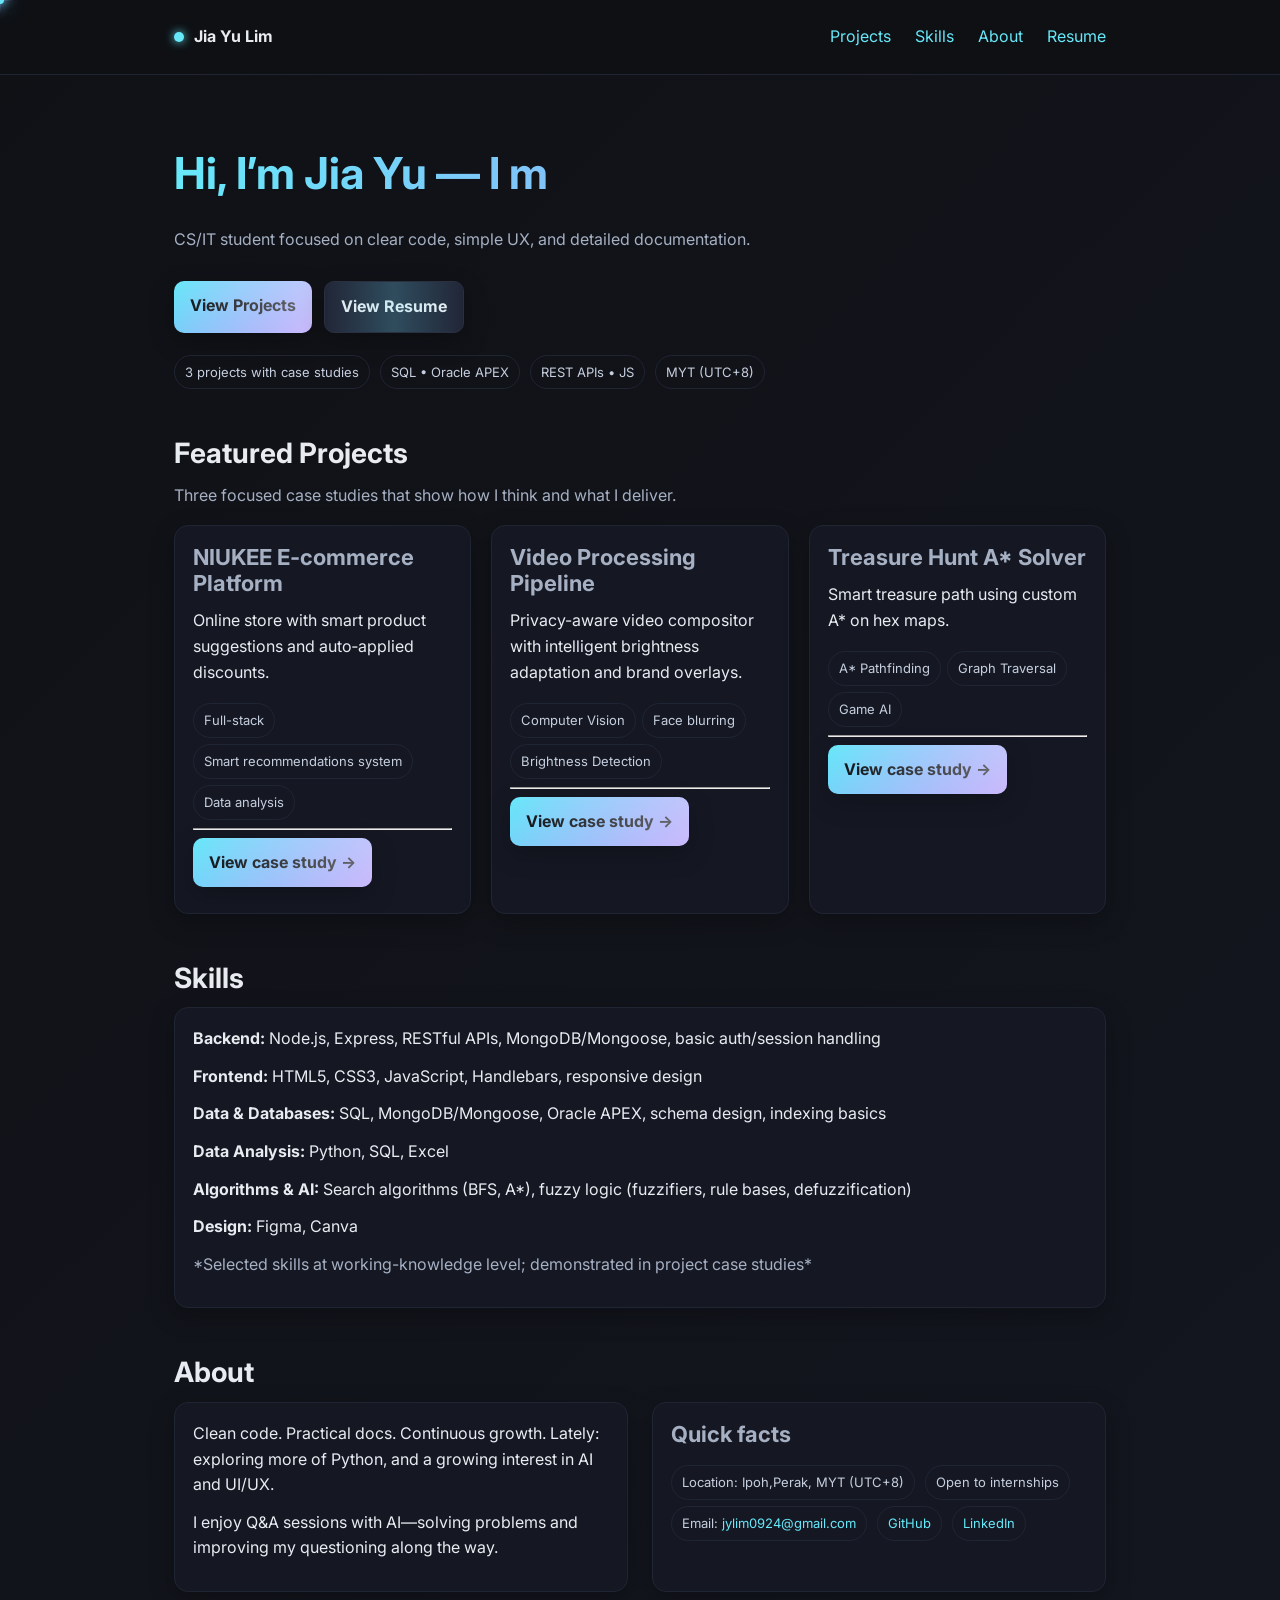
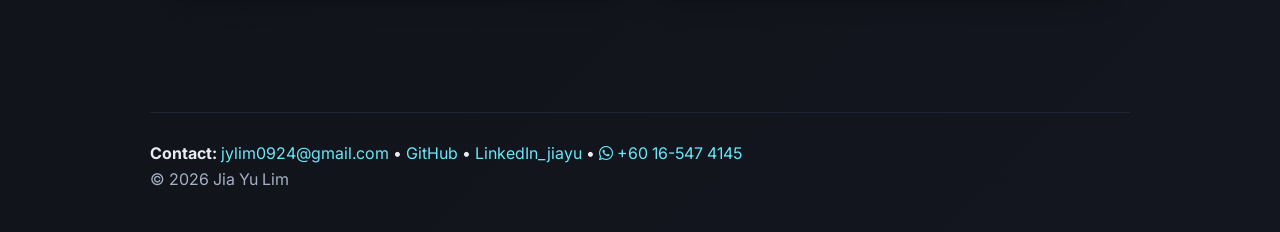
<file: index.html>
<!DOCTYPE html>
<html lang="en">
<head>
  <meta charset="utf-8"/>
  <meta name="viewport" content="width=device-width, initial-scale=1"/>
  <title>Jia Yu Lim — Portfolio</title>
  <meta name="description" content="CS/IT student portfolio: web, data, and algorithms projects with clean case studies."/>
  <link rel="preconnect" href="https://fonts.googleapis.com">
  <link href="https://fonts.googleapis.com/css2?family=Inter:wght@400;600;700&display=swap" rel="stylesheet">
  <link rel="stylesheet" href="https://cdnjs.cloudflare.com/ajax/libs/font-awesome/6.5.1/css/all.min.css">
  <link rel="stylesheet" href="portfolio.css"/>
  <link rel="stylesheet" href="portfolio.js"/>
  <link rel="icon" href="data:,">
</head>
<body>
  <header class="header">
    <div class="container nav">
      <div class="brand">
        <span class="dot"></span>
        <strong>Jia Yu Lim</strong>
      </div>
      <nav class="nav-right">
        <a href="#projects">Projects</a>
        <a href="#skills">Skills</a>
        <a href="#about">About</a>
        <a href="resume.html">Resume</a>
      </nav>
    </div>
  </header>

  <main class="container">
    <section class="hero section">
      <h1>Hi, I’m Jia Yu — I make web apps that run smoothly and explain data clearly.</h1>
      <p class="muted">CS/IT student focused on clear code, simple UX, and detailed documentation.</p>
      <div class="hero-buttons">
        <a class="btn" href="#projects" data-scroll-projects>View Projects</a>
        <a class="btn secondary" href="resume.html">View Resume</a>
      </div>
      <div class="highlights">
        <span class="tag">3 projects with case studies</span>
        <span class="tag">SQL • Oracle APEX</span>
        <span class="tag">REST APIs • JS</span>
        <span class="tag">MYT (UTC+8)</span>
      </div>
    </section>

    <section id="projects" class="section">
      <h2>Featured Projects</h2>
      <p class="muted">Three focused case studies that show how I think and what I deliver.</p>
      <div class="grid grid-3" style="margin-top:16px">
        <!-- Project card 1 -->
        <article class="card">
          <h3>NIUKEE E‑commerce Platform</h3>
          <p>Online store with smart product suggestions and auto‑applied discounts.</p>
          <div class="project-meta">
            <span class="tag">Full-stack</span><span class="tag">Smart recommendations system</span><span class="tag">Data analysis</span>
          </div>
          <hr/>
          <a class="btn" href="cases1.html">View case study →</a>
        </article>
        <!-- Project card 2 -->
        <article class="card">
          <h3>Video Processing Pipeline</h3>
          <p>Privacy-aware video compositor with intelligent brightness adaptation and brand overlays.</p>
          <div class="project-meta">
            <span class="tag">Computer Vision</span><span class="tag">Face blurring</span><span class="tag">Brightness Detection</span>
          </div>
          <hr/>
          <a class="btn" href="cases2.html">View case study →</a>
        </article>
        <!-- Project card 3 -->
        <article class="card">
          <h3>Treasure Hunt A* Solver</h3>
          <p>Smart treasure path using custom A* on hex maps.</p>
          <div class="project-meta">
            <span class="tag">A* Pathfinding</span><span class="tag">Graph Traversal</span><span class="tag">Game AI</span>
          </div>
          <hr/>
          <a class="btn" href="cases3.html">View case study →</a>
        </article>
      </div>
    </section>

    <section id="skills" class="section">
      <h2>Skills</h2>
      <div class="card">
        <p><strong>Backend:</strong> Node.js, Express, RESTful APIs, MongoDB/Mongoose, basic auth/session handling</p>
        <p><strong>Frontend:</strong> HTML5, CSS3, JavaScript, Handlebars, responsive design</p>
        <p><strong>Data & Databases:</strong> SQL, MongoDB/Mongoose, Oracle APEX, schema design, indexing basics</p>
        <p><strong>Data Analysis:</strong> Python, SQL, Excel</p>
        <p><strong>Algorithms & AI:</strong> Search algorithms (BFS, A*), fuzzy logic (fuzzifiers, rule bases, defuzzification)</p>
        <p><strong>Design:</strong> Figma, Canva</p>
        <p class="muted"> *Selected skills at working-knowledge level; demonstrated in project case studies*</p>
      </div>
    </section>

    <section id="about" class="section">
      <h2>About</h2>
      <div class="two-col">
        <div class="card">
          <p>Clean code. Practical docs. Continuous growth. Lately: exploring more of Python, and a growing interest in AI and UI/UX.</p>
          <p>I enjoy Q&A sessions with AI—solving problems and improving my questioning along the way.</p>
        </div>
        <div class="card">
          <h3>Quick facts</h3>
          <div class="skills-list">
            <span class="tag">Location: Ipoh,Perak, MYT (UTC+8)</span>
            <span class="tag">Open to internships</span>
            <span class="tag">Email: <a href="mailto:jylim0924@gmail.com">jylim0924@gmail.com</a></span>
            <span class="tag"><a href="https://github.com/bing9821" target="_blank" rel="noopener">GitHub</a></span>
            <span class="tag"><a href="https://www.linkedin.com/in/jia-yu-475264307?utm_source=share_via&utm_content=profile&utm_medium=member_android" target="_blank" rel="noopener">LinkedIn</a></span>
          </div>
        </div>
      </div>
    </section>
  </main>

  <footer class="container footer">
    <div>
      <strong>Contact:</strong> <a href="mailto:jylim0924@gmail.com">jylim0924@gmail.com</a> • 
      <a href="https://github.com/bing9821" target="_blank" rel="noopener">GitHub</a> • 
      <a href="https://www.linkedin.com/in/jia-yu-475264307?utm_source=share_via&utm_content=profile&utm_medium=member_android" target="_blank" rel="noopener">LinkedIn_jiayu</a> • 
      <a href="https://wa.me/60165474145" target="_blank" aria-label="WhatsApp"><i class="fa-brands fa-whatsapp"></i> +60 16-547 4145</a>
    </div>
    <p class="muted">© <span id="y"></span> Jia Yu Lim</p>
  </footer>

  <script src="portfolio.js"></script>
  <script>document.getElementById('y').textContent=new Date().getFullYear()</script>
</body>
</html>
</file>
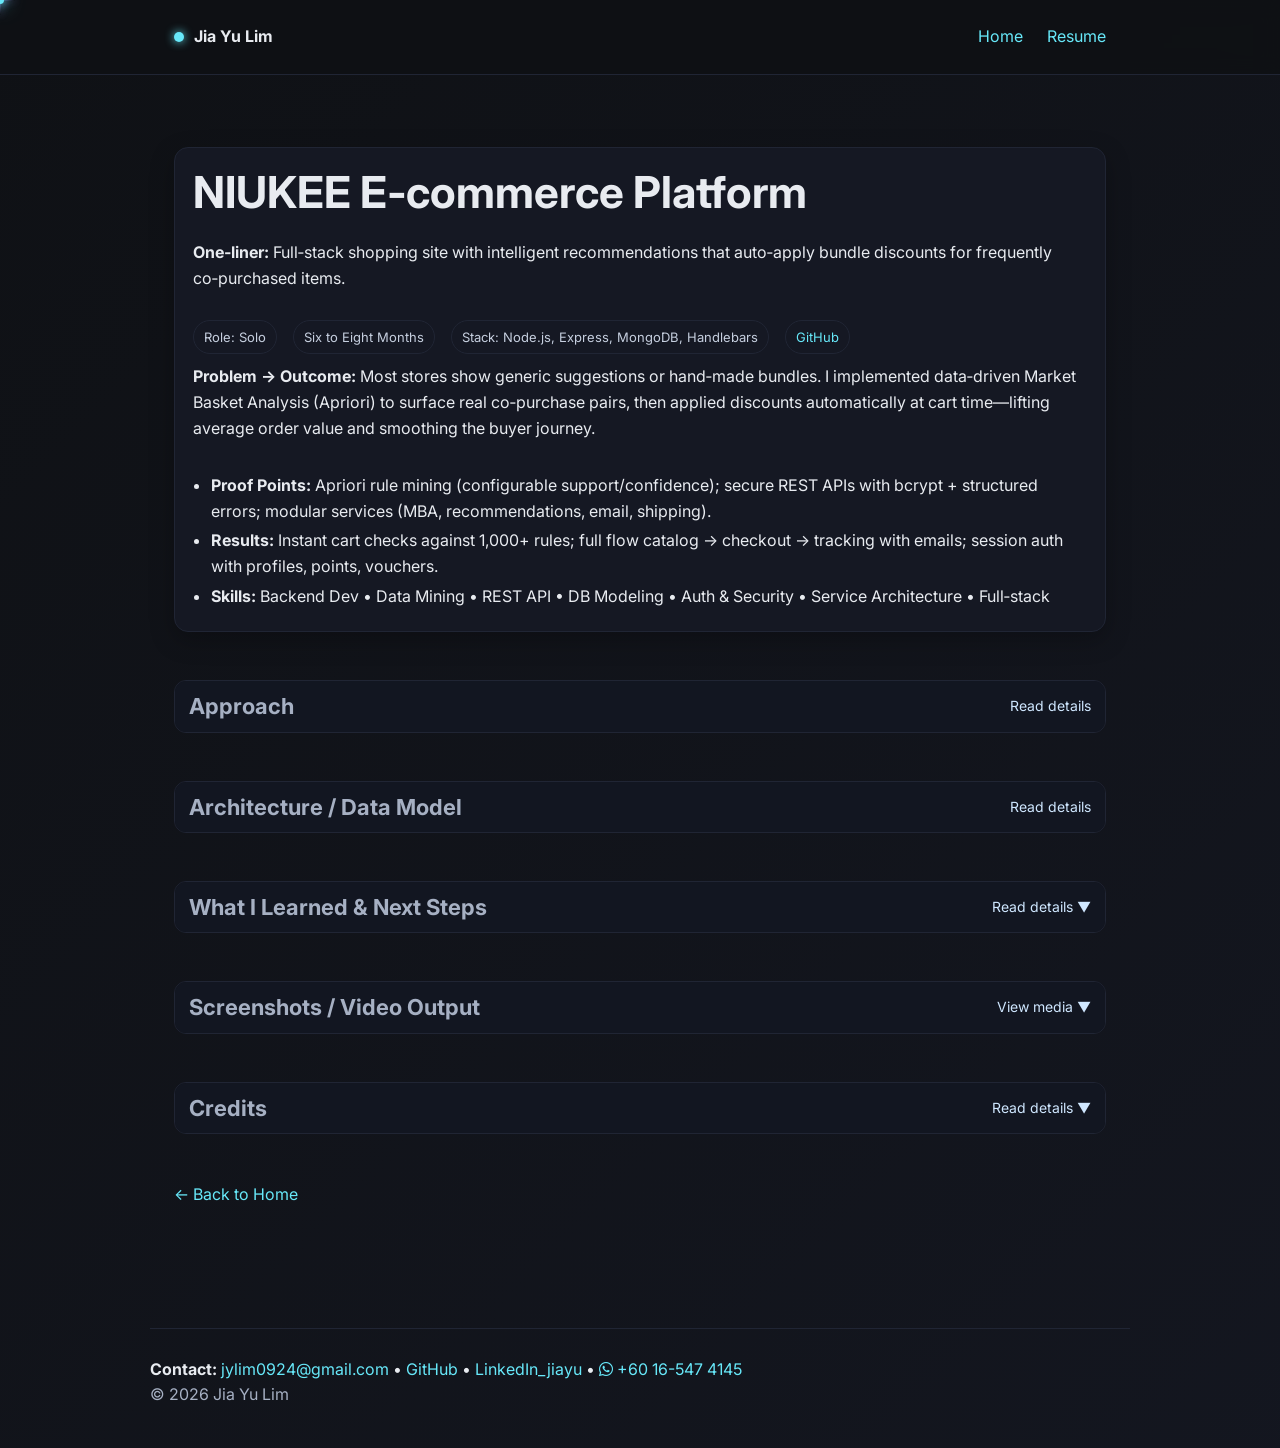
<file: cases1.html>
<!DOCTYPE html>
<html lang="en">
<head>
  <meta charset="utf-8"/>
  <meta name="viewport" content="width=device-width, initial-scale=1"/>
  <title>NIUKEE E‑commerce Platform — Case Study</title>
  <meta name="description" content="Speed Read + details: Apriori‑driven recommendations with auto bundle discounts."/>
  <link href="https://fonts.googleapis.com/css2?family=Inter:wght@400;600;700&display=swap" rel="stylesheet">
  <link rel="stylesheet" href="https://cdnjs.cloudflare.com/ajax/libs/font-awesome/6.5.1/css/all.min.css">
  <link rel="stylesheet" href="portfolio.css"/>

</head>
<body>
<header class="header">
  <div class="container nav">
    <div class="brand"><span class="dot"></span><strong>Jia Yu Lim</strong></div>
    <nav class="nav-right">
      <a href="index.html">Home</a>
      <a href="resume.html" target="_blank" rel="noopener">Resume</a>
    </nav>
  </div>
</header>

<main class="container">
  <section class="section card">
    <div class="speed-read">
      <h1>NIUKEE E‑commerce Platform</h1>
      <p><strong>One‑liner:</strong> Full‑stack shopping site with intelligent recommendations that auto‑apply bundle discounts for frequently co‑purchased items.</p>

      <div class="row chips">
        <span class="tag">Role: Solo</span>
        <span class="tag">Six to Eight Months</span>
        <span class="tag">Stack: Node.js, Express, MongoDB, Handlebars</span>
        <span class="tag"><a href="https://github.com/bing9821/e-commerce-website.git" target="_blank" rel="noopener">GitHub</a></span>
      </div>

      <p><strong>Problem → Outcome:</strong> Most stores show generic suggestions or hand‑made bundles. I implemented data‑driven Market Basket Analysis (Apriori) to surface real co‑purchase pairs, then applied discounts automatically at cart time—lifting average order value and smoothing the buyer journey.</p>

      <ul class="bullets">
        <li><strong>Proof Points:</strong> Apriori rule mining (configurable support/confidence); secure REST APIs with bcrypt + structured errors; modular services (MBA, recommendations, email, shipping).</li>
        <li><strong>Results:</strong> Instant cart checks against 1,000+ rules; full flow catalog → checkout → tracking with emails; session auth with profiles, points, vouchers.</li>
        <li><strong>Skills:</strong> Backend Dev • Data Mining • REST API • DB Modeling • Auth & Security • Service Architecture • Full‑stack</li>
      </ul>
    </div>
  </section>

  <div class="section"></div>

  <section class="details" data-collapsible>
    <div class="details-header">
      <h3>Approach</h3>
      <span class="toggle">Read details</span>
    </div>
    <div class="details-body">
      <p>Chose Apriori for explainable, auditable rules. Pre‑generated rules from historical transactions for speed. Used MongoDB for flexible product/order schemas. Separated concerns into services for maintainability and growth.</p>
    </div>
  </section>

  <section class="details section" data-collapsible>
    <div class="details-header">
      <h3>Architecture / Data Model</h3>
      <span class="toggle">Read details</span>
    </div>
    <div class="details-body">
      <ul>
        <li>SSR: Handlebars templates with session data</li>
        <li>Express routes → controllers → services (MBA/reco/email/shipping) → Mongoose models</li>
        <li>Collections: User, Product, Cart, Order, Voucher, RedeemedVoucher (indexed)</li>
        <li>Auth: express‑session + bcrypt; guarded routes</li>
        <li>MBA: transactions → Apriori → rules store (CSV/collection) → real‑time cart match → discount calc</li>
      </ul>
    </div>
  </section>


  <section class="details section" data-collapsible>
    <div class="details-header">
      <h3>What I Learned & Next Steps</h3>
      <span class="toggle">Read details ▼</span>
    </div>
    <div class="details-body">
      <ul>
        <li>Balanced algorithmic complexity with response times via pre‑generation.</li>
        <li>Improved documentation and architecture diagrams for maintainers.</li>
        <li>Next: A/B testing to measure AOV impact; add collaborative filtering for personalization.</li>
      </ul>
    </div>
  </section>

  <section class="details section" data-collapsible>
    <div class="details-header">
      <h3>Screenshots / Video Output</h3>
      <span class="toggle">View media ▼</span>
    </div>
    <div class="details-body">
      <!-- Example: <img src="assets/images/screenshot1.png" alt="Project screenshot"> -->
       <div style="position:relative;padding-bottom:56.25%;height:0;overflow:hidden;border-radius:8px;">
         <iframe style="position:absolute;top:0;left:0;width:100%;height:100%;border-radius:8px;" src="https://www.youtube.com/embed/j0q9KVMrFK0" frameborder="0" allow="accelerometer; autoplay; clipboard-write; encrypted-media; gyroscope; picture-in-picture" allowfullscreen></iframe>
       </div>
    </div>
  </section>

  <section class="details section" data-collapsible>
    <div class="details-header">
      <h3>Credits</h3>
      <span class="toggle">Read details ▼</span>
    </div>
    <div class="details-body">
      <p>Solo project — backend architecture, algorithm implementation, database design, frontend integration, documentation.</p>
    </div>
  </section>

  <p class="section"><a href="index.html">← Back to Home</a></p>
</main>

 <footer class="container footer">
    <div>
      <strong>Contact:</strong> <a href="mailto:jylim0924@gmail.com">jylim0924@gmail.com</a> • 
      <a href="https://github.com/bing9821" target="_blank" rel="noopener">GitHub</a> • 
      <a href="https://www.linkedin.com/in/jia-yu-475264307?utm_source=share_via&utm_content=profile&utm_medium=member_android" target="_blank" rel="noopener">LinkedIn_jiayu</a> • 
      <a href="https://wa.me/60165474145" target="_blank" aria-label="WhatsApp"><i class="fa-brands fa-whatsapp"></i> +60 16-547 4145</a>
    </div>
    <p class="muted">© <span id="y"></span> Jia Yu Lim</p>
  </footer>
<script src="portfolio.js"></script>
<script>document.getElementById('y').textContent=new Date().getFullYear()</script>
</body>
</html>
</file>
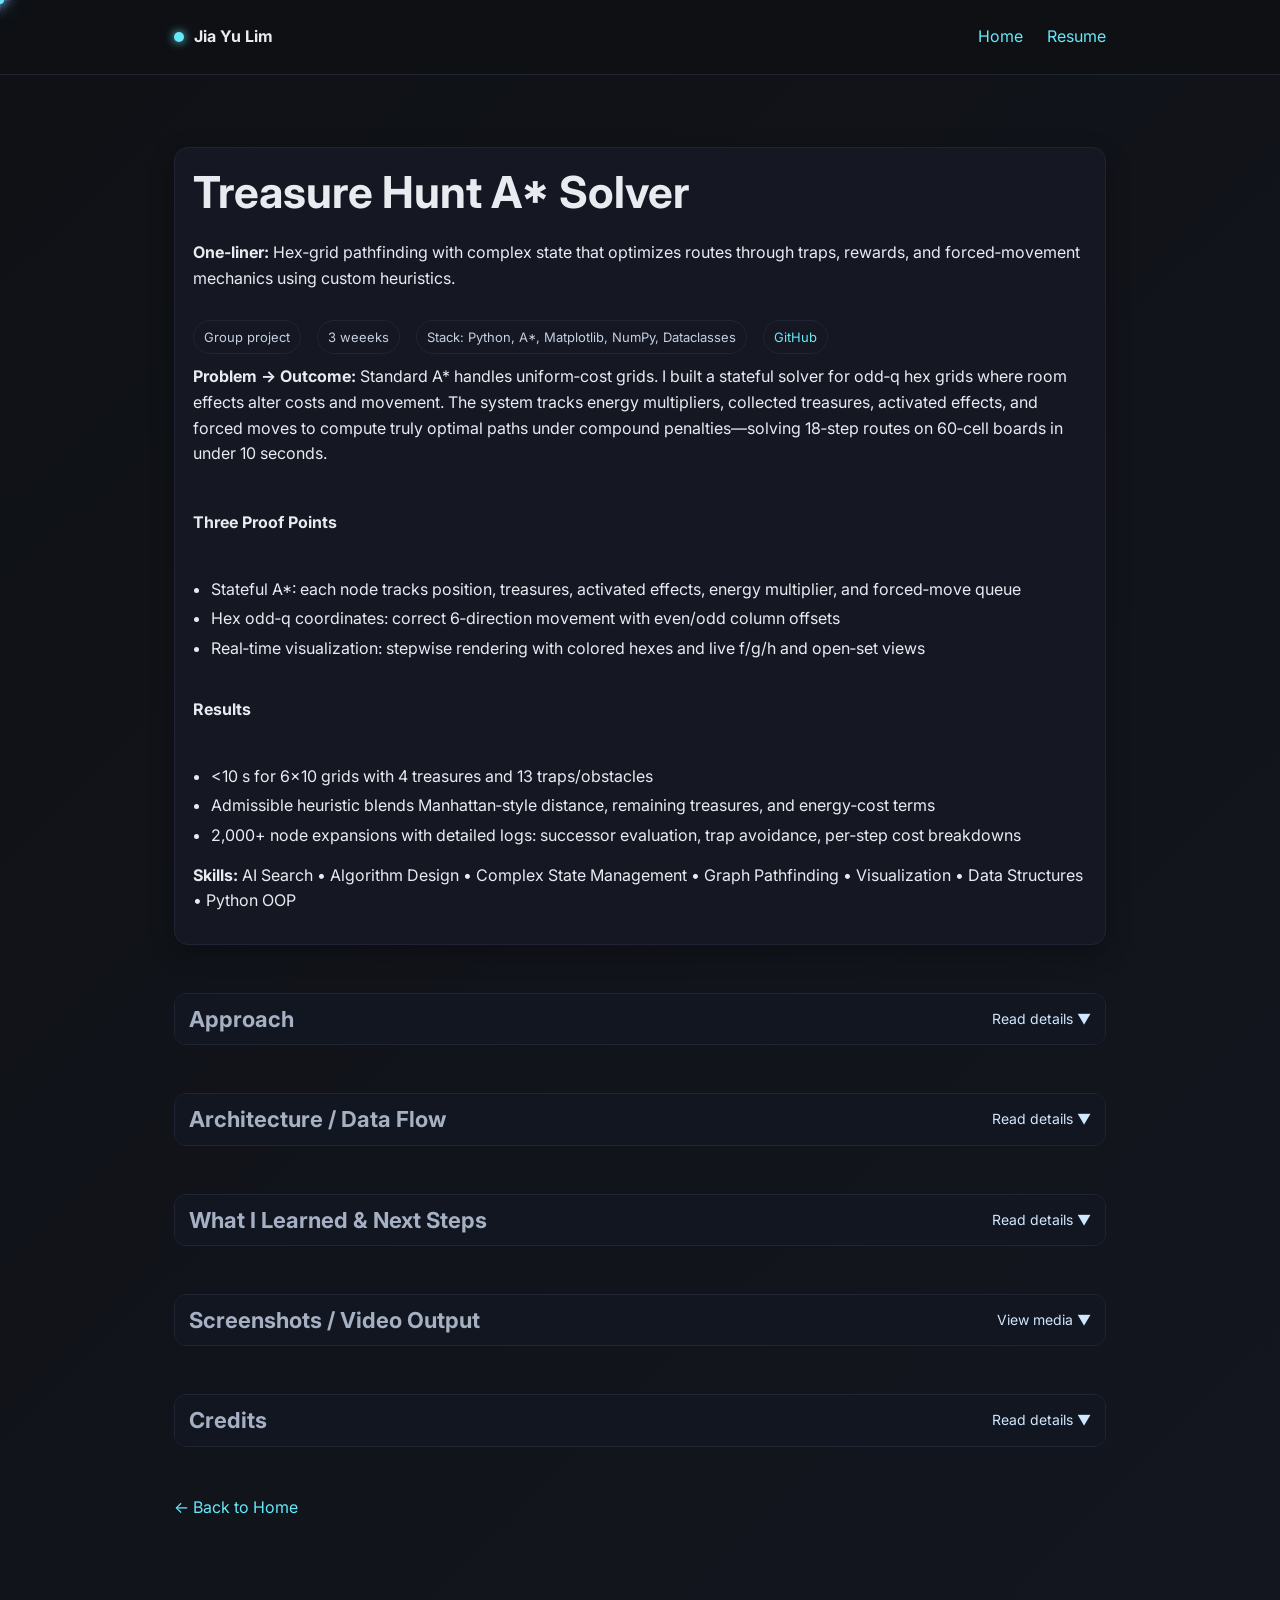
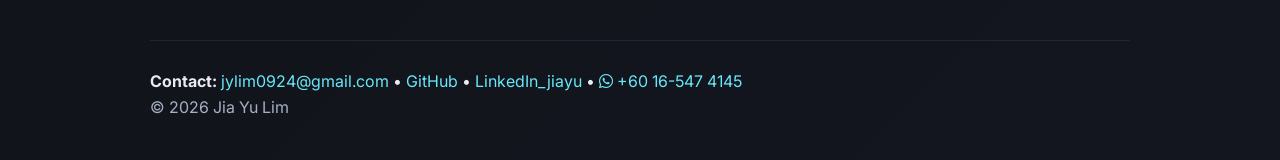
<file: cases3.html>
<!DOCTYPE html>
<html lang="en">
<head>
  <meta charset="utf-8"/>
  <meta name="viewport" content="width=device-width, initial-scale=1"/>
  <title>Treasure Hunt A* Solver — Case Study</title>
  <meta name="description" content="Hex-grid pathfinding with complex state optimization through traps, rewards, and forced-movement mechanics."/>
  <link href="https://fonts.googleapis.com/css2?family=Inter:wght@400;600;700&display=swap" rel="stylesheet">
  <link rel="stylesheet" href="https://cdnjs.cloudflare.com/ajax/libs/font-awesome/6.5.1/css/all.min.css">
  <link rel="stylesheet" href="portfolio.css"/>
</head>
<body>
<header class="header">
  <div class="container nav">
    <div class="brand"><span class="dot"></span><strong>Jia Yu Lim</strong></div>
    <nav class="nav-right">
      <a href="index.html">Home</a>
      <a href="resume.html" target="_blank" rel="noopener">Resume</a>
    </nav>
  </div>
</header>

<main class="container">
  <section class="section card">
    <div class="speed-read">
      <h1>Treasure Hunt A* Solver</h1>
      <p><strong>One‑liner:</strong> Hex‑grid pathfinding with complex state that optimizes routes through traps, rewards, and forced‑movement mechanics using custom heuristics.</p>

      <div class="row chips">
        <span class="tag">Group project</span>
        <span class="tag">3 weeeks</span>
        <span class="tag">Stack: Python, A*, Matplotlib, NumPy, Dataclasses</span>
        <span class="tag"><a href="https://github.com/bing9821/TreasureHunt.git" target="_blank" rel="noopener">GitHub</a></span>
      </div>

      <p><strong>Problem → Outcome:</strong> Standard A* handles uniform‑cost grids. I built a stateful solver for odd‑q hex grids where room effects alter costs and movement. The system tracks energy multipliers, collected treasures, activated effects, and forced moves to compute truly optimal paths under compound penalties—solving 18‑step routes on 60‑cell boards in under 10 seconds.</p>

      <h4>Three Proof Points</h4>
      <ul class="bullets">
        <li>Stateful A*: each node tracks position, treasures, activated effects, energy multiplier, and forced‑move queue</li>
        <li>Hex odd‑q coordinates: correct 6‑direction movement with even/odd column offsets</li>
        <li>Real‑time visualization: stepwise rendering with colored hexes and live f/g/h and open‑set views</li>
      </ul>

      <h4>Results</h4>
      <ul class="bullets">
        <li>&lt;10 s for 6×10 grids with 4 treasures and 13 traps/obstacles</li>
        <li>Admissible heuristic blends Manhattan‑style distance, remaining treasures, and energy‑cost terms</li>
        <li>2,000+ node expansions with detailed logs: successor evaluation, trap avoidance, per‑step cost breakdowns</li>
      </ul>

      <p><strong>Skills:</strong> AI Search • Algorithm Design • Complex State Management • Graph Pathfinding • Visualization • Data Structures • Python OOP</p>
    </div>
  </section>

  <div class="section"></div>

  <section class="details" data-collapsible>
    <div class="details-header">
      <h3>Approach</h3>
      <span class="toggle">Read details ▼</span>
    </div>
    <div class="details-body">
      <p>Used A* with a custom admissible heuristic; precomputed odd‑q neighbor tables for 6‑way movement; separated GameState (immutable), Node (priority item), and PathEvaluationInfo (logs); heap‑based open set (O(log n)), closed set keyed by full state signature; matplotlib animates progression with color‑coded effects.</p>
    </div>
  </section>

  <section class="details section" data-collapsible>
    <div class="details-header">
      <h3>Architecture / Data Flow</h3>
      <span class="toggle">Read details ▼</span>
    </div>
    <div class="details-body">
      <ul>
        <li><strong>Grid:</strong> odd‑q offset; neighbors vary by column parity (N, S, NE, NW, SE, SW)</li>
        <li><strong>GameState:</strong> position; collected_treasures; available_treasures; activated_effects; energy_multiplier; forced_steps_remaining; last_direction</li>
        <li><strong>Node:</strong> wraps GameState + g, h, f (f = g + h) for heap priority</li>
        <li><strong>Effects:</strong> Traps: T1 (2× energy), T2 (2× time), T3 (forced 2 steps), T4 (clear uncollected treasures) | Rewards: R1 (½× energy), R2 (½× time) | One‑time activation tracked in activated_effects</li>
        <li><strong>A* mechanics:</strong> min‑heap open set; closed set maps state signature → best g; generate successors → apply effects → enqueue</li>
        <li><strong>Heuristic:</strong> h = hex distance to goal + treasure penalty + energy‑cost estimate (tuned to remain admissible)</li>
        <li><strong>Output/vis:</strong> matplotlib RegularPolygon hexes; yellow path, green current; dynamic titles with step count and total cost</li>
      </ul>
    </div>
  </section>


  <section class="details section" data-collapsible>
    <div class="details-header">
      <h3>What I Learned & Next Steps</h3>
      <span class="toggle">Read details ▼</span>
    </div>
    <div class="details-body">
      <ul>
        <li>Robust state hashing prevents collisions (include energy/effects/forced moves)</li>
        <li>Odd‑q vs cube coords: neighbor quirks matter for correctness</li>
        <li>Admissibility vs guidance: trap penalties in h risk overestimation—careful upper bounds are key</li>
        <li>Python heapq details: tuple priors for deterministic tie‑breaks</li>
        <li>Next: Apply T2 time multiplier to step costs (currently only T1 applied)</li>
        <li>Explore bidirectional A* for larger boards</li>
        <li>Partial‑order reduction to shrink state space (track only relevant effect activations)</li>
        <li>Benchmark against Dijkstra, BFS, greedy best‑first</li>
      </ul>
    </div>
  </section>

  <section class="details section" data-collapsible>
    <div class="details-header">
      <h3>Screenshots / Video Output</h3>
      <span class="toggle">View media ▼</span>
    </div>
    <div class="details-body">
      <p>Early pathfinding: navigating from start through rewards toward first treasure.</p>
      <!-- Example: <img src="assets/images/screenshot1.png" alt="Project screenshot"> -->
       <img src="Images_videos/Step0.png" alt="Step 0" style="width:100%; border-radius:8px; margin-bottom:12px;">
       <img src="Images_videos/Step1.png" alt="Step 1" style="width:100%; border-radius:8px; margin-bottom:12px;">
       <img src="Images_videos/Step2.png" alt="Step 2" style="width:100%; border-radius:8px; margin-bottom:12px;">
       <img src="Images_videos/Step3.png" alt="Step 3" style="width:100%; border-radius:8px; margin-bottom:12px;">
       <img src="Images_videos/Step4.png" alt="Step 4" style="width:100%; border-radius:8px;">
    </div>
  </section>

  <section class="details section" data-collapsible>
    <div class="details-header">
      <h3>Credits</h3>
      <span class="toggle">Read details ▼</span>
    </div>
    <div class="details-body">
      <p>Hex logic adapted from common odd‑q references; implementation original.</p>
    </div>
  </section>

  <p class="section"><a href="index.html">← Back to Home</a></p>
</main>

 <footer class="container footer">
    <div>
      <strong>Contact:</strong> <a href="mailto:jylim0924@gmail.com">jylim0924@gmail.com</a> • 
      <a href="https://github.com/bing9821" target="_blank" rel="noopener">GitHub</a> • 
      <a href="https://www.linkedin.com/in/jia-yu-475264307?utm_source=share_via&utm_content=profile&utm_medium=member_android" target="_blank" rel="noopener">LinkedIn_jiayu</a> • 
      <a href="https://wa.me/60165474145" target="_blank" aria-label="WhatsApp"><i class="fa-brands fa-whatsapp"></i> +60 16-547 4145</a>
    </div>
    <p class="muted">© <span id="y"></span> Jia Yu Lim</p>
  </footer>
<script src="portfolio.js"></script>
<script>document.getElementById('y').textContent=new Date().getFullYear()</script>
</body>
</html>
</file>
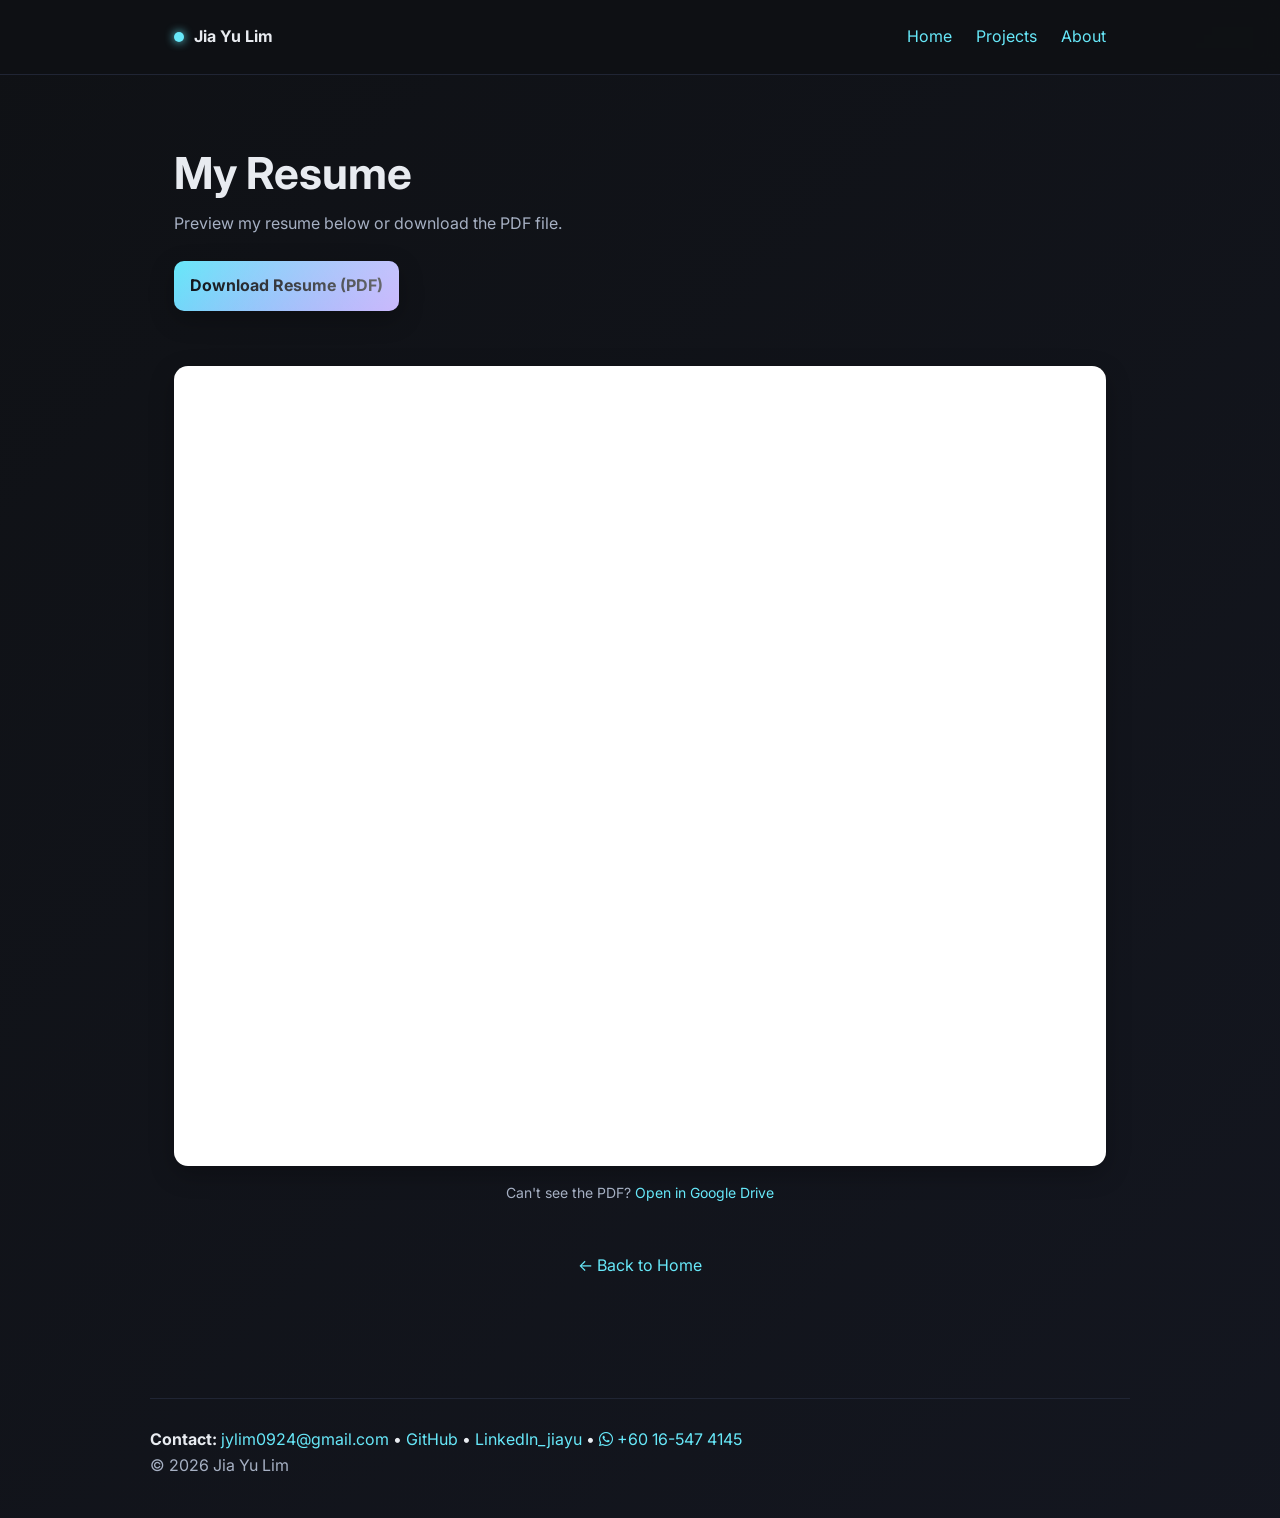
<file: resume.html>
<!DOCTYPE html>
<html lang="en">
<head>
  <meta charset="utf-8"/>
  <meta name="viewport" content="width=device-width, initial-scale=1"/>
  <title>Resume — Jia Yu Lim</title>
  <meta name="description" content="View and download my resume"/>
  <link href="https://fonts.googleapis.com/css2?family=Inter:wght@400;600;700&display=swap" rel="stylesheet">
  <link rel="stylesheet" href="https://cdnjs.cloudflare.com/ajax/libs/font-awesome/6.5.1/css/all.min.css">
  <link rel="stylesheet" href="portfolio.css"/>
</head>
<body>
<header class="header">
  <div class="container nav">
    <div class="brand"><span class="dot"></span><strong>Jia Yu Lim</strong></div>
    <nav class="nav-right">
      <a href="index.html">Home</a>
      <a href="index.html#projects">Projects</a>
      <a href="index.html#about">About</a>
    </nav>
  </div>
</header>

<main class="container">
  <section class="section">
    <h1>My Resume</h1>
    <p class="muted">Preview my resume below or download the PDF file.</p>
    
    <div style="margin: 24px 0;">
      <a href="https://drive.google.com/file/d/1AiJzQnfilW8HIoGl7-ANT9YbskPAtqXc/view?usp=sharing" target="_blank" class="btn"> Download Resume (PDF)</a>
    </div>
  </section>

  <section class="section">
    <div style="background: #fff; border-radius: 14px; overflow: hidden; box-shadow: var(--shadow);">
      <iframe 
        src="https://drive.google.com/file/d/1AiJzQnfilW8HIoGl7-ANT9YbskPAtqXc/preview" 
        width="100%" 
        height="800px" 
        style="border: none; display: block;"
        title="Resume Preview">
      </iframe>
    </div>
    <p style="text-align: center; margin-top: 16px; color: var(--muted); font-size: 14px;">
      Can't see the PDF? <a href="https://drive.google.com/file/d/1AiJzQnfilW8HIoGl7-ANT9YbskPAtqXc/view?usp=sharing" target="_blank" rel="noopener">Open in Google Drive</a>
    </p>
  </section>

  <section class="section" style="text-align: center;">
    <a href="index.html" style="font-size: 16px;">← Back to Home</a>
  </section>
</main>

 <footer class="container footer">
    <div>
      <strong>Contact:</strong> <a href="mailto:jylim0924@gmail.com">jylim0924@gmail.com</a> • 
      <a href="https://github.com/bing9821" target="_blank" rel="noopener">GitHub</a> • 
      <a href="https://www.linkedin.com/in/jia-yu-475264307?utm_source=share_via&utm_content=profile&utm_medium=member_android" target="_blank" rel="noopener">LinkedIn_jiayu</a> • 
      <a href="https://wa.me/60165474145" target="_blank" aria-label="WhatsApp"><i class="fa-brands fa-whatsapp"></i> +60 16-547 4145</a>
    </div>
    <p class="muted">© <span id="y"></span> Jia Yu Lim</p>
  </footer>

<script>document.getElementById('y').textContent=new Date().getFullYear()</script>
</body>
</html>
</file>
<file: portfolio.css>
:root{
  --bg:#0f1115;
  --panel:#151823;
  --text:#e8ebf0;
  --muted:#a6b0c3;
  --accent:#67e8f9;      /* cyan */
  --accent-2:#a78bfa;    /* violet */
  --border:#202534;
  --radius:14px;
  --shadow: 0 8px 24px rgba(0,0,0,.25);
  --maxw: 980px;
}

/* Animated Gradient Background */
@keyframes gradientShift {
  0% { background-position: 0% 50%; }
  50% { background-position: 100% 50%; }
  100% { background-position: 0% 50%; }
}

*{box-sizing:border-box}
html,body{
  margin:0;
  padding:0;
  background: linear-gradient(-45deg, #0a0c10, #0f1115, #151823, #0f1115);
  background-size: 400% 400%;
  animation: gradientShift 15s ease infinite;
  color:var(--text);
  font-family:Inter, system-ui, -apple-system, Segoe UI, Roboto, Arial, sans-serif;
  line-height:1.6;
  scroll-behavior: smooth;
}

a{color:var(--accent);text-decoration:none;transition:all 0.3s ease}
a:hover{text-decoration:underline;color:var(--accent-2)}
img{max-width:100%;height:auto;border-radius:10px;transition:transform 0.3s ease}
img:hover{transform:scale(1.02)}
h1,h2,h3{line-height:1.2;margin:0 0 12px}
h1{font-size:clamp(28px,4vw,44px)}
h2{font-size:clamp(22px,3vw,28px)}
h3{font-size:clamp(18px,2.4vw,22px);color:var(--muted)}
p{margin:0 0 12px}
.container{max-width:var(--maxw);margin:0 auto;padding:24px}
.section{margin:48px 0}
.muted{color:var(--muted)}
.tag{
  display:inline-block;
  padding:6px 10px;
  border:1px solid var(--border);
  border-radius:999px;
  color:#c6cfdf;
  font-size:13px;
  margin:6px 6px 0 0;
  white-space:nowrap;
  transition:all 0.3s ease;
}
.tag a{
  color:var(--accent);
  pointer-events:auto;
}
.tag a:hover{
  color:var(--accent-2);
  text-decoration:underline;
}
.tag:hover{
  border-color:var(--accent);
  transform:translateY(-2px);
  box-shadow:0 4px 12px rgba(103,232,249,0.2);
}

/* Animated Dot in Header */
@keyframes pulse {
  0%, 100% { transform: scale(1); opacity: 1; }
  50% { transform: scale(1.2); opacity: 0.8; }
}

.header{position:sticky;top:0;background:rgba(15,17,21,.9);backdrop-filter:blur(10px);border-bottom:1px solid var(--border);z-index:50;transition:all 0.3s ease}
.nav{display:flex;align-items:center;justify-content:space-between}
.nav-right{display:flex;gap:24px;align-items:center}
.brand{display:flex;align-items:center;gap:10px}
.brand .dot{
  width:10px;
  height:10px;
  border-radius:50%;
  background:var(--accent);
  animation:pulse 2s ease-in-out infinite;
  box-shadow:0 0 10px var(--accent);
}

.footer{padding:28px 0;border-top:1px solid var(--border);margin-top:48px}
.grid{display:grid;gap:20px}
.grid-3{grid-template-columns:repeat(3,1fr)}
.two-col{display:grid;grid-template-columns:repeat(2,1fr);gap:24px}

/* Enhanced Card Hover - Border Only */
.card{
  background:var(--panel);
  padding:18px;
  border-radius:var(--radius);
  box-shadow:var(--shadow);
  border:1px solid var(--border);
  transition:all 0.3s ease;
}
.card:hover{
  transform:translateY(-4px);
  border-color:var(--accent);
  box-shadow:0 8px 30px rgba(0,0,0,0.3),
             0 0 10px rgba(103,232,249,0.6),
             0 0 20px rgba(167,139,250,0.4);
}

/* Button Shimmer Animation */
@keyframes shimmer {
  0% { background-position: -200% 0; }
  100% { background-position: 200% 0; }
}

.btn{
  display:inline-block;
  padding:12px 16px;
  background:linear-gradient(135deg,var(--accent),var(--accent-2));
  border:none;
  border-radius:10px;
  color:#0b0e14;
  font-weight:700;
  box-shadow:var(--shadow);
  transition:all 0.3s ease;
  position:relative;
  overflow:hidden;
}
.btn::before{
  content:'';
  position:absolute;
  top:0;
  left:0;
  width:100%;
  height:100%;
  background:linear-gradient(90deg, transparent, rgba(255,255,255,0.4), transparent);
  background-size:200% 100%;
  animation:shimmer 2s infinite;
}
.btn:hover{
  transform:translateY(-3px) scale(1.05);
  box-shadow:0 8px 25px rgba(103,232,249,0.5);
}
.btn.secondary{
  background:#212637;
  color:var(--text);
  border:1px solid #2b3040;
}
.btn.secondary::before{
  background:linear-gradient(90deg, transparent, rgba(103,232,249,0.2), transparent);
}
.btn.secondary:hover{
  border-color:var(--accent);
  box-shadow:0 8px 25px rgba(103,232,249,0.3);
}

/* Hero Section with Animated Gradient Text */
@keyframes gradient-text {
  0%, 100% { background-position: 0% 50%; }
  50% { background-position: 100% 50%; }
}

.hero{display:grid;gap:16px;align-items:center}
.hero h1{
  background:linear-gradient(90deg, var(--accent), var(--accent-2), var(--accent));
  background-size:200% auto;
  -webkit-background-clip:text;
  -webkit-text-fill-color:transparent;
  background-clip:text;
  animation:gradient-text 3s ease infinite;
}
.hero-buttons{display:flex;gap:12px;flex-wrap:wrap}

/* Scroll Reveal Animations */
@keyframes fadeInUp {
  from {
    opacity: 0;
    transform: translateY(30px);
  }
  to {
    opacity: 1;
    transform: translateY(0);
  }
}

@keyframes fadeIn {
  from { opacity: 0; }
  to { opacity: 1; }
}

.fade-in-up{
  opacity:0;
  animation:fadeInUp 0.8s ease forwards;
}

.fade-in{
  opacity:0;
  animation:fadeIn 0.6s ease forwards;
}

/* Stagger animations for cards */
.card:nth-child(1){ animation-delay: 0.1s; }
.card:nth-child(2){ animation-delay: 0.2s; }
.card:nth-child(3){ animation-delay: 0.3s; }
.card:nth-child(4){ animation-delay: 0.4s; }
.card:nth-child(5){ animation-delay: 0.5s; }
.card:nth-child(6){ animation-delay: 0.6s; }

.speed-read{display:grid;gap:10px}
.speed-read .chips{display:flex;flex-wrap:wrap;gap:8px}
.speed-read .row{display:flex;flex-wrap:wrap;gap:10px;align-items:center}
.speed-read .bullets{margin:6px 0 0 0;padding-left:18px}
.speed-read .bullets li{margin:4px 0}

.divider{height:1px;background:var(--border);margin:16px 0}

.details{border:1px solid var(--border);border-radius:12px;overflow:hidden;transition:all 0.3s ease}
.details:hover{border-color:rgba(103,232,249,0.3)}
.details-header{display:flex;align-items:center;justify-content:space-between;padding:12px 14px;background:#121621;cursor:pointer;transition:all 0.3s ease}
.details-header:hover{background:#151a28}
.details-header h3{margin:0}
.details-body{padding:14px;display:none;background:#131824;animation:fadeIn 0.4s ease}
.details-body.open{display:block}
.toggle{font-size:14px;color:#cfe7ff;transition:all 0.3s ease}

/* Loading Animation */
@keyframes spin {
  0% { transform: rotate(0deg); }
  100% { transform: rotate(360deg); }
}

.loading{
  position:fixed;
  top:0;
  left:0;
  width:100%;
  height:100%;
  background:rgba(15,17,21,0.95);
  display:flex;
  justify-content:center;
  align-items:center;
  z-index:9999;
  opacity:1;
  transition:opacity 0.5s ease;
}
.loading.hidden{
  opacity:0;
  pointer-events:none;
}
.loading::after{
  content:'';
  width:50px;
  height:50px;
  border:4px solid rgba(103,232,249,0.3);
  border-top-color:var(--accent);
  border-radius:50%;
  animation:spin 1s linear infinite;
}

.figure-grid{display:grid;gap:16px}
.figure-grid.grid-3{grid-template-columns:repeat(3,1fr)}
figure{margin:0}
figure figcaption{font-size:13px;color:var(--muted);margin-top:6px}

/* Cursor Trail Effects */
.cursor-trail {
  position: fixed;
  width: 8px;
  height: 8px;
  border-radius: 50%;
  pointer-events: none;
  z-index: 9999;
  opacity: 0;
  transition: opacity 0.3s ease;
}

@keyframes cursorFade {
  0% {
    transform: scale(1);
    opacity: 0.8;
  }
  100% {
    transform: scale(0);
    opacity: 0;
  }
}

.cursor-trail.active {
  animation: cursorFade 0.6s ease-out forwards;
}

/* Custom Glowing Cursor */
body {
  cursor: none;
}

a, button, .btn, .card {
  cursor: none;
}

/* Crosshair Cursor - Center Dot */
.custom-cursor {
  position: fixed;
  width: 8px;
  height: 8px;
  border-radius: 50%;
  background: var(--accent);
  pointer-events: none;
  z-index: 10000;
  transform: translate(-50%, -50%);
  transition: all 0.2s ease;
  opacity: 1;
  box-shadow: 0 0 10px var(--accent), 0 0 20px var(--accent);
}

/* Crosshair Lines Container */
.custom-cursor-ring {
  position: fixed;
  width: 30px;
  height: 30px;
  pointer-events: none;
  z-index: 9999;
  transform: translate(-50%, -50%);
  transition: all 0.2s ease;
  opacity: 0.8;
}

/* Horizontal Crosshair Line */
.custom-cursor-ring::before {
  content: '';
  position: absolute;
  top: 50%;
  left: 0;
  width: 100%;
  height: 1px;
  background: linear-gradient(90deg, transparent, var(--accent-2), transparent);
  box-shadow: 0 0 8px var(--accent-2);
  transform: translateY(-50%);
}

/* Vertical Crosshair Line */
.custom-cursor-ring::after {
  content: '';
  position: absolute;
  left: 50%;
  top: 0;
  width: 1px;
  height: 100%;
  background: linear-gradient(180deg, transparent, var(--accent-2), transparent);
  box-shadow: 0 0 8px var(--accent-2);
  transform: translateX(-50%);
}

/* Cursor hover effects */
a:hover ~ .custom-cursor, 
button:hover ~ .custom-cursor,
.btn:hover ~ .custom-cursor,
.card:hover ~ .custom-cursor {
  width: 12px;
  height: 12px;
  background: var(--accent-2);
  box-shadow: 0 0 15px var(--accent-2), 0 0 25px var(--accent-2);
}

a:hover ~ .custom-cursor-ring,
button:hover ~ .custom-cursor-ring,
.btn:hover ~ .custom-cursor-ring,
.card:hover ~ .custom-cursor-ring {
  width: 50px;
  height: 50px;
  opacity: 1;
}

a:hover ~ .custom-cursor-ring::before,
button:hover ~ .custom-cursor-ring::before,
.btn:hover ~ .custom-cursor-ring::before,
.card:hover ~ .custom-cursor-ring::before {
  background: linear-gradient(90deg, transparent, var(--accent), transparent);
  box-shadow: 0 0 12px var(--accent);
  height: 2px;
}

a:hover ~ .custom-cursor-ring::after,
button:hover ~ .custom-cursor-ring::after,
.btn:hover ~ .custom-cursor-ring::after,
.card:hover ~ .custom-cursor-ring::after {
  background: linear-gradient(180deg, transparent, var(--accent), transparent);
  box-shadow: 0 0 12px var(--accent);
  width: 2px;
}

/* Tablet breakpoint */
@media (max-width: 840px){
  .grid-3{grid-template-columns:repeat(2,1fr)}
  .two-col{grid-template-columns:1fr}
  .figure-grid.grid-3{grid-template-columns:repeat(2,1fr)}
  .container{padding:20px}
  .section{margin:32px 0}
  .cursor-trail{display:none}
  body, a, button, .btn, .card {
    cursor: auto !important;
  }
  .custom-cursor, .custom-cursor-ring {
    display: none;
  }
}

/* Mobile breakpoint */
@media (max-width: 600px){
  .grid-3{grid-template-columns:1fr}
  .figure-grid.grid-3{grid-template-columns:1fr}
  .container{padding:16px}
  .section{margin:24px 0}
  .nav{flex-direction:column;gap:12px;align-items:flex-start}
  .nav-right{display:flex;flex-direction:row;gap:16px;width:100%}
  .hero-buttons{flex-direction:column}
  .btn{width:100%;text-align:center}
  h1{font-size:clamp(24px,6vw,32px)}
  .card{padding:14px}
  .speed-read .bullets{padding-left:16px;font-size:15px}
}
</file>
